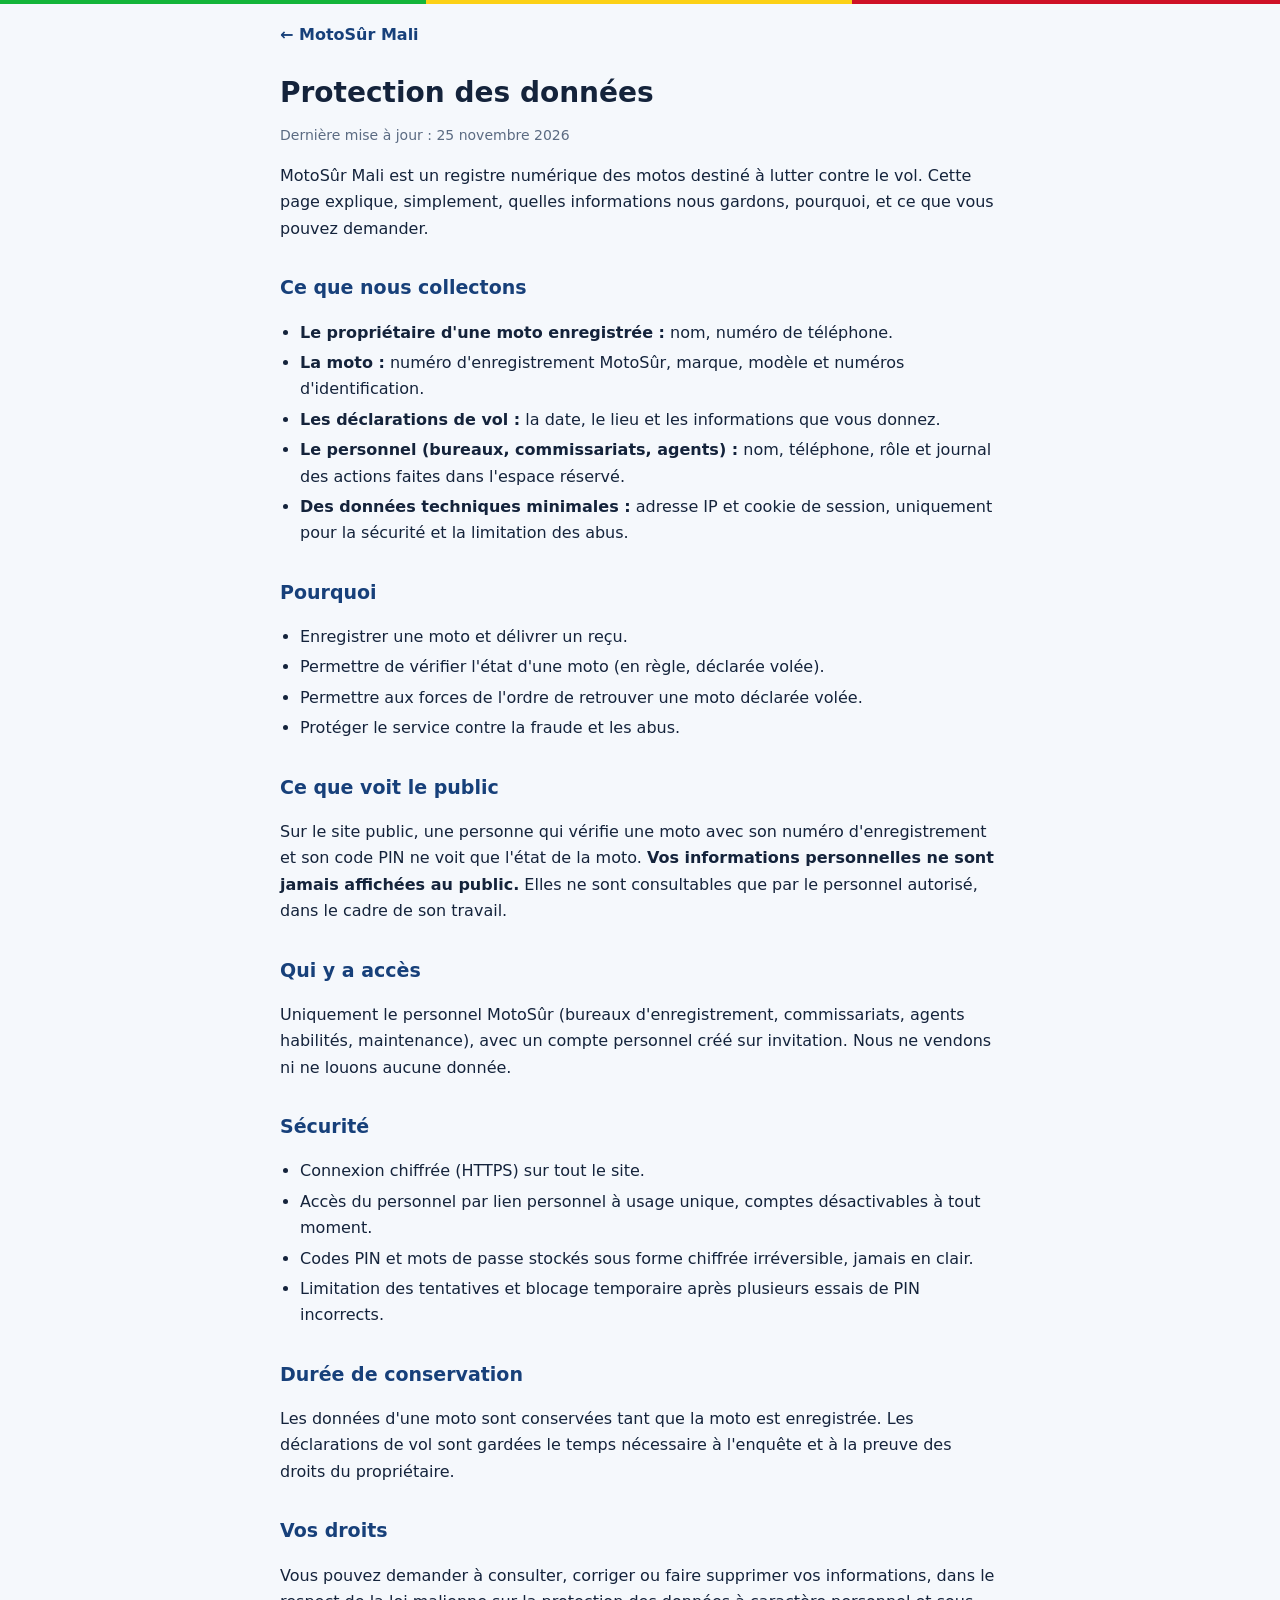
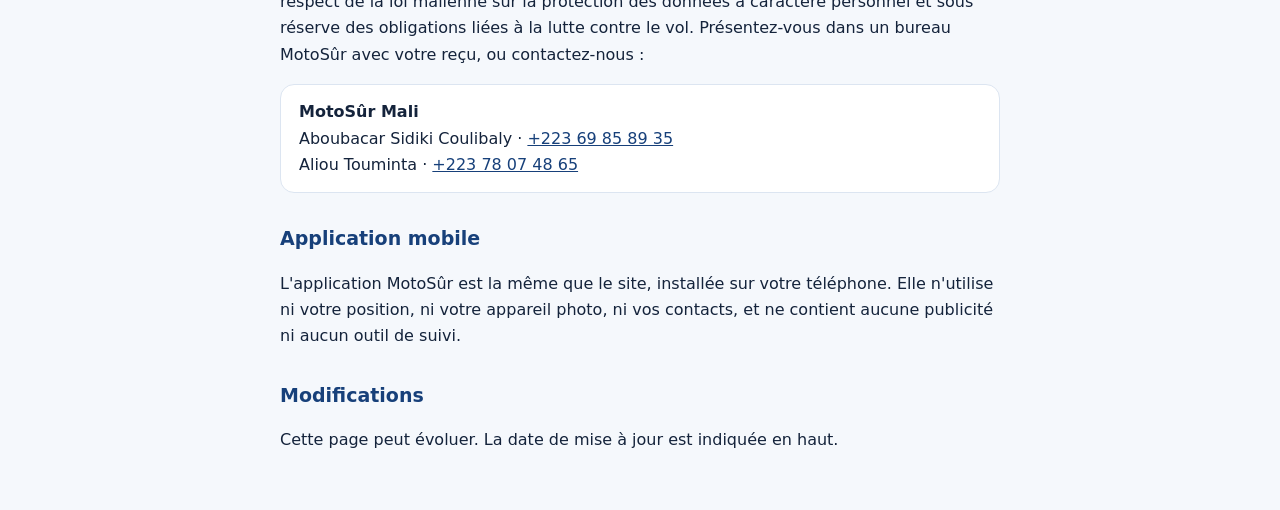
<file: src/main/resources/static/confidentialite.html>
<!doctype html>
<html lang="fr">
<head>
<meta charset="utf-8">
<meta name="viewport" content="width=device-width, initial-scale=1, viewport-fit=cover">
<title>Protection des données · MotoSûr Mali</title>
<meta name="description" content="Comment MotoSûr Mali collecte, utilise et protège les données personnelles liées à l'enregistrement et à la vérification des motos.">
<meta name="theme-color" content="#17407A">
<link rel="manifest" href="/manifest.webmanifest">
<link rel="icon" type="image/png" sizes="32x32" href="/icons/favicon-32.png">
<link rel="apple-touch-icon" href="/icons/apple-touch-icon.png">
<style>
:root{--bg:#F5F8FC;--fg:#14233B;--mut:#5B6B82;--card:#fff;--line:#DCE5F1;--acc:#17407A}
@media (prefers-color-scheme:dark){:root{--bg:#0B1628;--fg:#E8EEF8;--mut:#9FB0C9;--card:#12223B;--line:#22365A;--acc:#8DB4F0}}
*{box-sizing:border-box}body{margin:0;background:var(--bg);color:var(--fg);font:16px/1.65 system-ui,-apple-system,"Segoe UI",sans-serif;padding:0 max(16px,env(safe-area-inset-right)) 40px max(16px,env(safe-area-inset-left))}
.flag{height:4px;margin:0 calc(-1*max(16px,env(safe-area-inset-left)));background:linear-gradient(90deg,#14B53A 0 33.3%,#FCD116 33.3% 66.6%,#CE1126 66.6% 100%)}
main{max-width:720px;margin:0 auto}
a{color:var(--acc)}h1{font-size:28px;margin:28px 0 4px;line-height:1.2}h2{font-size:19px;margin:30px 0 6px;color:var(--acc)}
.mut{color:var(--mut);font-size:14px}ul{padding-left:20px}li{margin:4px 0}
.card{background:var(--card);border:1px solid var(--line);border-radius:14px;padding:14px 18px;margin-top:16px}
.back{display:inline-block;margin-top:18px;font-weight:600;text-decoration:none}
</style>
</head>
<body>
<div class="flag" aria-hidden="true"></div>
<main>
<a class="back" href="/">← MotoSûr Mali</a>
<h1>Protection des données</h1>
<p class="mut">Dernière mise à jour : 25 novembre 2026</p>

<p>MotoSûr Mali est un registre numérique des motos destiné à lutter contre le vol. Cette page explique, simplement, quelles informations nous gardons, pourquoi, et ce que vous pouvez demander.</p>

<h2>Ce que nous collectons</h2>
<ul>
<li><b>Le propriétaire d'une moto enregistrée :</b> nom, numéro de téléphone.</li>
<li><b>La moto :</b> numéro d'enregistrement MotoSûr, marque, modèle et numéros d'identification.</li>
<li><b>Les déclarations de vol :</b> la date, le lieu et les informations que vous donnez.</li>
<li><b>Le personnel (bureaux, commissariats, agents) :</b> nom, téléphone, rôle et journal des actions faites dans l'espace réservé.</li>
<li><b>Des données techniques minimales :</b> adresse IP et cookie de session, uniquement pour la sécurité et la limitation des abus.</li>
</ul>

<h2>Pourquoi</h2>
<ul>
<li>Enregistrer une moto et délivrer un reçu.</li>
<li>Permettre de vérifier l'état d'une moto (en règle, déclarée volée).</li>
<li>Permettre aux forces de l'ordre de retrouver une moto déclarée volée.</li>
<li>Protéger le service contre la fraude et les abus.</li>
</ul>

<h2>Ce que voit le public</h2>
<p>Sur le site public, une personne qui vérifie une moto avec son numéro d'enregistrement et son code PIN ne voit que l'état de la moto. <b>Vos informations personnelles ne sont jamais affichées au public.</b> Elles ne sont consultables que par le personnel autorisé, dans le cadre de son travail.</p>

<h2>Qui y a accès</h2>
<p>Uniquement le personnel MotoSûr (bureaux d'enregistrement, commissariats, agents habilités, maintenance), avec un compte personnel créé sur invitation. Nous ne vendons ni ne louons aucune donnée.</p>

<h2>Sécurité</h2>
<ul>
<li>Connexion chiffrée (HTTPS) sur tout le site.</li>
<li>Accès du personnel par lien personnel à usage unique, comptes désactivables à tout moment.</li>
<li>Codes PIN et mots de passe stockés sous forme chiffrée irréversible, jamais en clair.</li>
<li>Limitation des tentatives et blocage temporaire après plusieurs essais de PIN incorrects.</li>
</ul>

<h2>Durée de conservation</h2>
<p>Les données d'une moto sont conservées tant que la moto est enregistrée. Les déclarations de vol sont gardées le temps nécessaire à l'enquête et à la preuve des droits du propriétaire.</p>

<h2>Vos droits</h2>
<p>Vous pouvez demander à consulter, corriger ou faire supprimer vos informations, dans le respect de la loi malienne sur la protection des données à caractère personnel et sous réserve des obligations liées à la lutte contre le vol. Présentez-vous dans un bureau MotoSûr avec votre reçu, ou contactez-nous :</p>
<div class="card">
<b>MotoSûr Mali</b><br>
Aboubacar Sidiki Coulibaly · <a href="tel:+22369858935">+223 69 85 89 35</a><br>
Aliou Touminta · <a href="tel:+22378074865">+223 78 07 48 65</a>
</div>

<h2>Application mobile</h2>
<p>L'application MotoSûr est la même que le site, installée sur votre téléphone. Elle n'utilise ni votre position, ni votre appareil photo, ni vos contacts, et ne contient aucune publicité ni aucun outil de suivi.</p>

<h2>Modifications</h2>
<p>Cette page peut évoluer. La date de mise à jour est indiquée en haut.</p>
</main>
</body>
</html>
</file>
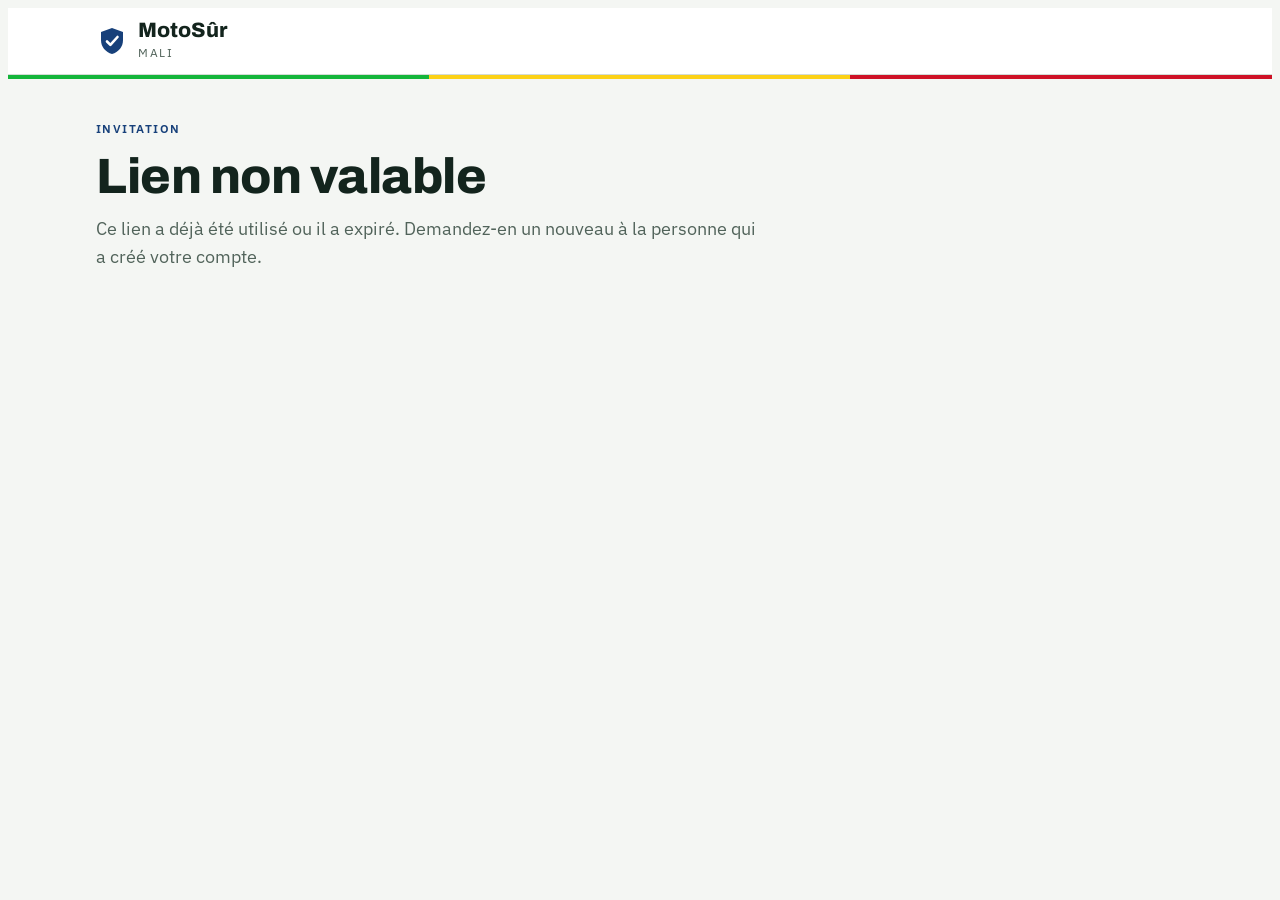
<file: src/main/resources/static/invitation.html>
<!doctype html>
<html lang="fr">
<head>
<meta charset="utf-8">
<meta name="viewport" content="width=device-width, initial-scale=1, viewport-fit=cover">
<meta name="robots" content="noindex, nofollow">
<meta name="referrer" content="no-referrer">
<title>Ouvrir mon compte · MotoSûr Mali</title>
<meta name="theme-color" content="#17407A">
<link rel="manifest" href="/manifest.webmanifest">
<link rel="icon" type="image/png" sizes="32x32" href="/icons/favicon-32.png">
<link rel="icon" type="image/svg+xml" href="/icons/logo.svg">
<link rel="apple-touch-icon" href="/icons/apple-touch-icon.png">
<meta name="mobile-web-app-capable" content="yes">
<meta name="apple-mobile-web-app-capable" content="yes">
<meta name="apple-mobile-web-app-title" content="MotoSûr">
<meta name="apple-mobile-web-app-status-bar-style" content="default">
<link rel="preconnect" href="https://fonts.googleapis.com">
<link rel="preconnect" href="https://fonts.gstatic.com" crossorigin>
<link rel="stylesheet" href="https://fonts.googleapis.com/css2?family=Archivo:wght@600;700;800&family=IBM+Plex+Mono:wght@500;600&family=IBM+Plex+Sans:wght@400;500;600&display=swap">
<link rel="stylesheet" href="style.css?v=6">
</head>
<body>
<header class="site-header">
  <div class="wrap head-row">
    <span class="brand">
      <svg width="32" height="32" viewBox="0 0 32 32" fill="none" aria-hidden="true"><path class="logo-bg" d="M16 3l11 4v8c0 7-4.6 12.2-11 14C9.6 27.2 5 22 5 15V7l11-4z"/><path class="logo-ck" d="M11 16.5l3.4 3.4L21.5 12" stroke-width="2.6" stroke-linecap="round" stroke-linejoin="round"/></svg>
      <span><b>MotoSûr</b><small>Mali</small></span>
    </span>
  </div>
</header>
<div class="flag" aria-hidden="true"></div>

<main class="wrap page" id="main">
  <section id="view-loading"><p class="note">Vérification de votre lien…</p></section>

  <section id="view-bad" hidden>
    <div class="page-head">
      <p class="eyebrow">Invitation</p>
      <h1>Lien non valable</h1>
      <p class="lead">Ce lien a déjà été utilisé ou il a expiré. Demandez-en un nouveau à la personne qui a créé votre compte.</p>
    </div>
  </section>

  <section id="view-form" hidden>
    <div class="page-head">
      <p class="eyebrow" id="iv-role"></p>
      <h1 id="iv-title">Bienvenue</h1>
      <p class="lead">Appuyez sur le bouton pour ouvrir votre espace. Ce lien ne sert qu’une seule fois : après, il ne marche plus. Pour revenir plus tard, demandez un nouveau lien à votre responsable.</p>
    </div>
    <div class="card" style="max-width:460px">
      <form id="iv-form" class="form" novalidate>
        <div id="iv-pwbox" hidden>
          <div class="field"><label for="iv-pw">Choisissez votre mot de passe (12 caractères minimum)</label><input id="iv-pw" type="password" autocomplete="new-password"></div>
          <div class="field"><label for="iv-pw2">Répétez le mot de passe</label><input id="iv-pw2" type="password" autocomplete="new-password"></div>
        </div>
        <p class="err" id="iv-err" role="alert" hidden></p>
        <div class="actions"><button class="btn btn-primary" type="submit">Ouvrir mon espace</button></div>
      </form>
    </div>
  </section>
</main>
<script src="invitation.js?v=3"></script>
<script src="pwa.js?v=1"></script>
</body>
</html>
</file>
<file: src/main/resources/static/style.css>
/* Concept : portail institutionnel sobre. Le champ de plaque (bandeau ML + police mono) est l'objet central de la page ;
   bleu de marine pour l'institution, vert / ambre / rouge réservés aux états de vérification. */
:root{
  --font-display:"Archivo","Segoe UI",system-ui,sans-serif;
  --font-body:"IBM Plex Sans","Segoe UI",system-ui,sans-serif;
  --font-mono:"IBM Plex Mono",ui-monospace,Menlo,Consolas,monospace;
  --bg:#F4F6F3; --surface:#FFFFFF; --surface-2:#E9EEEA; --ink:#13241D; --ink-2:#51635A; --line:#D3DBD5;
  --accent:#17407A; --accent-ink:#FFFFFF; --accent-soft:#E2EAF6;
  --ok:#0B7A4B; --ok-soft:#DBF0E4;
  --warn:#8A5A00; --warn-soft:#FBEFD2;
  --danger:#B42318; --danger-soft:#FCE6E3;
  --shadow:0 1px 2px rgba(19,36,29,.06),0 6px 18px rgba(19,36,29,.07);
  --radius:10px;
  --hero-bg:#0F2A52; --hero-ink:#F2F6FC; --hero-ink-2:#BCCBE3; --hero-eyebrow:#9EC1F7; --hero-line:rgba(255,255,255,.22); --hero-btn-bg:#FFFFFF; --hero-btn-ink:#0F2A52;
}
@media (prefers-color-scheme:dark){
  :root:not([data-theme="light"]){
    --bg:#0E1512; --surface:#16201B; --surface-2:#1E2B25; --ink:#E8F0EB; --ink-2:#9DB1A6; --line:#2B3B33;
    --accent:#8DB2EE; --accent-ink:#0B1626; --accent-soft:#1B2B45;
    --ok:#4CC38A; --ok-soft:#12301F; --warn:#E3B341; --warn-soft:#35290D; --danger:#FF8F84; --danger-soft:#3A1512;
    --shadow:0 1px 0 rgba(0,0,0,.4);
    color-scheme:dark;
  }
}
:root[data-theme="dark"]{
  --bg:#0E1512; --surface:#16201B; --surface-2:#1E2B25; --ink:#E8F0EB; --ink-2:#9DB1A6; --line:#2B3B33;
  --accent:#8DB2EE; --accent-ink:#0B1626; --accent-soft:#1B2B45;
  --ok:#4CC38A; --ok-soft:#12301F; --warn:#E3B341; --warn-soft:#35290D; --danger:#FF8F84; --danger-soft:#3A1512;
  --shadow:0 1px 0 rgba(0,0,0,.4);
  color-scheme:dark;
}
*{box-sizing:border-box}
[hidden]{display:none!important}
body{background:var(--bg);color:var(--ink);font-family:var(--font-body);font-size:16px;line-height:1.55;-webkit-text-size-adjust:100%}
h1,h2,h3{font-family:var(--font-display);line-height:1.15;margin:0;text-wrap:balance;letter-spacing:-.01em}
h1{font-size:clamp(2rem,4.6vw,3.1rem);font-weight:800}
h2{font-size:1.5rem;font-weight:700}
h3{font-size:1.1rem;font-weight:700}
p{margin:0}
a{color:var(--accent)}
.mono{font-family:var(--font-mono);letter-spacing:.02em}
.wrap{max-width:1120px;margin-inline:auto;padding-left:max(16px,env(safe-area-inset-left,0px));padding-right:max(16px,env(safe-area-inset-right,0px))}
:focus-visible{outline:3px solid var(--accent);outline-offset:2px}
h1[tabindex="-1"]:focus,h1[tabindex="-1"]:focus-visible{outline:none}
.eyebrow{font-size:.78rem;font-weight:600;letter-spacing:.12em;text-transform:uppercase;color:var(--accent)}
.lead{font-size:1.125rem;color:var(--ink-2);max-width:60ch}
.note{font-size:.9rem;color:var(--ink-2);max-width:65ch}

/* bandeau démo + en-tête */
.demo-strip{background:var(--surface-2);border-bottom:1px solid var(--line);font-size:.8rem;color:var(--ink-2)}
.demo-strip .wrap{padding-block:6px}
.site-header{background:var(--surface);border-bottom:1px solid var(--line)}
.head-row{display:flex;align-items:center;justify-content:space-between;gap:16px;padding-block:12px;flex-wrap:wrap}
.brand{display:flex;align-items:center;gap:10px;text-decoration:none;color:var(--ink)}
.brand b{font-family:var(--font-display);font-size:1.3rem;font-weight:800;display:block;line-height:1}
.brand small{font-size:.72rem;letter-spacing:.14em;text-transform:uppercase;color:var(--ink-2);display:block;margin-top:3px}
.logo-bg{fill:var(--accent)} .logo-ck{stroke:var(--accent-ink)}
.flag{height:4px;background:linear-gradient(90deg,#14B53A 0 33.3%,#FCD116 33.3% 66.6%,#CE1126 66.6% 100%)}
#nav{display:flex;gap:2px;flex-wrap:wrap}
#nav a{padding:8px 12px;border-radius:8px;text-decoration:none;color:var(--ink);font-size:.92rem;font-weight:500}
#nav a:hover{background:var(--surface-2)}
#nav a[aria-current="page"]{background:var(--accent-soft);color:var(--accent);font-weight:600}
.btn.nav-toggle{display:none}
@media (max-width:920px){
  .btn.nav-toggle{display:inline-flex}
  #nav{display:none;width:100%;flex-direction:column;padding-bottom:6px}
  #nav.open{display:flex}
  #nav a{padding:12px}
}

/* boutons */
.btn{display:inline-flex;align-items:center;justify-content:center;gap:8px;font:600 .95rem var(--font-body);padding:11px 18px;border-radius:9px;border:1.5px solid transparent;cursor:pointer;text-decoration:none;min-height:44px}
.btn-primary{background:var(--accent);color:var(--accent-ink)}
.btn-primary:hover{filter:brightness(1.1)}
.btn-secondary{background:transparent;border-color:var(--accent);color:var(--accent)}
.btn-secondary:hover{background:var(--accent-soft)}
.btn-ghost{background:transparent;border-color:var(--line);color:var(--ink)}
.btn-ghost:hover{background:var(--surface-2)}
.btn-danger{background:var(--danger);color:var(--surface)}
.btn-sm{padding:6px 12px;min-height:36px;font-size:.85rem}
.chip{font:500 .82rem var(--font-body);padding:6px 12px;border-radius:99px;border:1px solid var(--line);background:var(--surface);color:var(--ink);cursor:pointer}
.chip:hover{background:var(--surface-2)}
.chips{display:flex;flex-wrap:wrap;gap:8px;align-items:center}
.chips .lbl{font-size:.8rem;color:var(--ink-2)}

/* cartes et mise en page */
.card{background:var(--surface);border:1px solid var(--line);border-radius:14px;padding:24px;box-shadow:var(--shadow)}
.page{padding-block:40px 56px;display:flex;flex-direction:column;gap:28px}
.page-head{display:flex;flex-direction:column;gap:10px}
.hero{display:grid;grid-template-columns:minmax(0,1.1fr) minmax(0,1fr);gap:40px;align-items:center;padding-block:48px 36px}
.hero-copy{display:flex;flex-direction:column;gap:18px}
.hero-cta{display:flex;flex-wrap:wrap;gap:12px;margin-top:6px}
@media (max-width:860px){.hero{grid-template-columns:minmax(0,1fr);gap:28px;padding-block:32px 24px}}
.check-card{display:flex;flex-direction:column;gap:14px}
.strip{display:grid;grid-template-columns:repeat(auto-fit,minmax(min(100%,200px),1fr));gap:0;border:1px solid var(--line);border-radius:14px;background:var(--surface);overflow:hidden}
.strip div{padding:18px 22px;border-right:1px solid var(--line)}
.strip div:last-child{border-right:0}
.strip b{display:block;font:800 2rem var(--font-display);font-variant-numeric:tabular-nums}
.strip span{font-size:.85rem;color:var(--ink-2)}
@media (max-width:640px){.strip div{border-right:0;border-bottom:1px solid var(--line)}.strip div:last-child{border-bottom:0}}
.steps{display:grid;grid-template-columns:repeat(auto-fit,minmax(min(100%,260px),1fr));gap:16px;margin:0;padding:0;list-style:none;counter-reset:s}
.steps li{counter-increment:s;background:var(--surface);border:1px solid var(--line);border-radius:14px;padding:22px;display:flex;flex-direction:column;gap:8px}
.steps li::before{content:counter(s);font:800 .9rem var(--font-mono);color:var(--accent-ink);background:var(--accent);width:28px;height:28px;border-radius:50%;display:grid;place-items:center}
.steps p{color:var(--ink-2);font-size:.95rem}
.points{display:grid;grid-template-columns:repeat(auto-fit,minmax(min(100%,260px),1fr));gap:24px}
.points div{border-top:2px solid var(--ink);padding-top:12px}
.points p{color:var(--ink-2);font-size:.95rem;margin-top:4px}

/* plaque */
.plate{display:flex;align-items:stretch;border:2.5px solid var(--ink);border-radius:8px;overflow:hidden;background:var(--surface)}
.plate-cc{display:grid;place-items:center;background:var(--accent);color:var(--accent-ink);font:700 .95rem var(--font-mono);padding:0 12px;letter-spacing:.06em}
.plate-in{flex:1;min-width:0;border:0;background:transparent;color:var(--ink);font:600 1.45rem var(--font-mono);letter-spacing:.08em;text-transform:uppercase;padding:12px 14px}
.plate-in::placeholder{color:var(--ink-2);opacity:.55}
.plate-in:focus{outline:none}
.plate:focus-within{outline:3px solid var(--accent);outline-offset:2px}

/* résultats de vérification */
.result{display:flex;flex-direction:column;gap:14px}
.status{display:flex;gap:14px;align-items:center;padding:16px;border-radius:12px;border:1.5px solid}
.status-ic{width:44px;height:44px;border-radius:50%;display:grid;place-items:center;flex:none;background:var(--surface)}
.status-t{font:800 1.3rem var(--font-display);letter-spacing:.01em;text-transform:uppercase}
.status-s{font-size:.92rem;color:var(--ink)}
.status-ok{background:var(--ok-soft);border-color:var(--ok);color:var(--ok)}
.status-stolen{background:var(--danger-soft);border-color:var(--danger);color:var(--danger)}
.status-unknown{background:var(--warn-soft);border-color:var(--warn);color:var(--warn)}
.status .status-s{color:var(--ink)}
.dl{display:grid;grid-template-columns:repeat(auto-fit,minmax(min(100%,200px),1fr));gap:1px;background:var(--line);border:1px solid var(--line);border-radius:10px;overflow:hidden;margin:0}
.dl div{background:var(--surface);padding:10px 14px;min-width:0}
.dl dt{font-size:.72rem;letter-spacing:.08em;text-transform:uppercase;color:var(--ink-2)}
.dl dd{margin:2px 0 0;font-weight:500;overflow-wrap:anywhere}
.callout{border-left:4px solid var(--danger);background:var(--danger-soft);padding:12px 14px;border-radius:0 8px 8px 0;font-size:.92rem}
.err-text{color:var(--danger)}

/* formulaires */
.form{display:flex;flex-direction:column;gap:26px}
fieldset{border:0;padding:0;margin:0;display:flex;flex-direction:column;gap:14px;min-width:0}
legend{font:700 1.05rem var(--font-display);padding:0;margin-bottom:12px}
.grid2{display:grid;grid-template-columns:repeat(auto-fit,minmax(min(100%,240px),1fr));gap:16px}
.field{display:flex;flex-direction:column;gap:6px;min-width:0}
.field label{font-size:.88rem;font-weight:600}
.field .hint{font-size:.8rem;color:var(--ink-2)}
input[type=text],input[type=tel],input[type=number],input[type=date],input[type=password],select,textarea{font:400 1rem var(--font-body);color:var(--ink);background:var(--surface);border:1.5px solid var(--line);border-radius:8px;padding:10px 12px;min-height:44px;width:100%}
textarea{min-height:92px;resize:vertical}
input:focus,select:focus,textarea:focus{outline:3px solid var(--accent);outline-offset:1px;border-color:var(--accent)}
input[aria-invalid="true"],select[aria-invalid="true"],textarea[aria-invalid="true"]{border-color:var(--danger)}
.err{font-size:.82rem;color:var(--danger);font-weight:500}
.actions{display:flex;flex-wrap:wrap;gap:12px;align-items:center}
.cert{display:flex;flex-direction:column;gap:16px}
.cert-ref{display:flex;flex-wrap:wrap;gap:10px;align-items:center;padding:14px 16px;background:var(--accent-soft);border-radius:10px}
.cert-ref .mono{font-size:1.15rem;font-weight:600;color:var(--accent)}
.found{display:flex;flex-direction:column;gap:12px}
.notify{list-style:none;margin:0;padding:0;display:grid;grid-template-columns:repeat(auto-fit,minmax(min(100%,260px),1fr));gap:8px}
.notify li{display:flex;justify-content:space-between;gap:10px;padding:9px 12px;border:1px solid var(--line);border-radius:8px;font-size:.88rem;background:var(--surface)}
.notify .n-state{color:var(--ink-2);white-space:nowrap}
.notify li.sent{border-color:var(--ok);background:var(--ok-soft)}
.notify li.sent .n-state{color:var(--ok);font-weight:600}

/* onglets, tableau, badges */
.tabs{display:flex;gap:4px;border-bottom:1px solid var(--line);flex-wrap:wrap}
.tabs button{font:600 .95rem var(--font-body);padding:10px 16px;border:0;background:transparent;color:var(--ink-2);border-bottom:3px solid transparent;cursor:pointer;margin-bottom:-1px}
.tabs button[aria-selected="true"]{color:var(--accent);border-bottom-color:var(--accent)}
.filters{display:grid;grid-template-columns:repeat(auto-fit,minmax(min(100%,200px),1fr));gap:12px}
.table-wrap{overflow-x:auto;border:1px solid var(--line);border-radius:12px;background:var(--surface)}
table{border-collapse:collapse;width:100%;min-width:760px;font-size:.9rem}
th{font-size:.72rem;letter-spacing:.08em;text-transform:uppercase;color:var(--ink-2);text-align:left;padding:10px 14px;background:var(--surface-2);border-bottom:1px solid var(--line)}
td{padding:12px 14px;border-bottom:1px solid var(--line);vertical-align:top}
tr:last-child td{border-bottom:0}
td small{display:block;color:var(--ink-2)}
.badge{display:inline-block;font-size:.75rem;font-weight:700;letter-spacing:.04em;text-transform:uppercase;padding:3px 10px;border-radius:99px}
.badge-stolen{background:var(--danger-soft);color:var(--danger)}
.badge-ok{background:var(--ok-soft);color:var(--ok)}
.visually-hidden{position:absolute;width:1px;height:1px;overflow:hidden;clip:rect(0 0 0 0);white-space:nowrap}
.photo-box{display:flex;flex-direction:column;gap:10px;align-items:flex-start}
.photo-box .hint{font-size:.8rem;color:var(--ink-2);max-width:60ch}
#pol-photo:focus-visible + label{outline:3px solid var(--accent);outline-offset:2px}
.photo-prev{display:flex;gap:14px;align-items:flex-end;flex-wrap:wrap}
.photo-prev img{max-width:100%;width:240px;border-radius:8px;border:1px solid var(--line)}

/* statistiques */
.kpis{display:grid;grid-template-columns:repeat(auto-fit,minmax(min(100%,170px),1fr));gap:16px}
.kpi{background:var(--surface);border:1px solid var(--line);border-radius:14px;padding:18px 20px}
.kpi b{display:block;font:800 2.2rem var(--font-display);font-variant-numeric:tabular-nums}
.kpi span{font-size:.85rem;color:var(--ink-2)}
.bar-row{display:grid;grid-template-columns:96px minmax(0,1fr) 28px;gap:12px;align-items:center;font-size:.9rem;padding:6px 0}
.bar-track{display:flex;height:22px;background:var(--surface-2);border-radius:6px;overflow:hidden}
.bar-danger{background:var(--danger)} .bar-ok{background:var(--ok)}
.bar-val{font-variant-numeric:tabular-nums;text-align:right;font-weight:600}
.legend{display:flex;gap:18px;font-size:.85rem;color:var(--ink-2);flex-wrap:wrap}
.legend i{display:inline-block;width:12px;height:12px;border-radius:3px;margin-right:6px;vertical-align:-1px}
.recent{list-style:none;margin:0;padding:0;display:flex;flex-direction:column}
.recent li{display:flex;justify-content:space-between;gap:12px;padding:10px 0;border-bottom:1px solid var(--line);flex-wrap:wrap}
.recent li:last-child{border-bottom:0}

/* accueil : bandeau, actions, centre d'aide */
.hero-band{background:var(--hero-bg);color:var(--hero-ink);position:relative;overflow:hidden}
.hero-band::before{content:"";position:absolute;inset:0;background:repeating-linear-gradient(135deg,rgba(255,255,255,.035) 0 2px,transparent 2px 24px);pointer-events:none}
.hero-band .hero,.hero-band .trust{position:relative}
.hero-band .hero{padding-block:56px 44px}
.hero-band h1{color:var(--hero-ink)}
.hero-band .eyebrow{color:var(--hero-eyebrow)}
.hero-band .lead{color:var(--hero-ink-2)}
.hero-band .btn-primary{background:var(--hero-btn-bg);color:var(--hero-btn-ink)}
.hero-band .btn-secondary{border-color:var(--hero-line);color:var(--hero-ink)}
.hero-band .btn-secondary:hover{background:var(--hero-line)}
.hero-band .check-card{color:var(--ink);border-color:transparent;box-shadow:0 14px 40px rgba(0,0,0,.28)}
.hero-band .check-card .btn-primary{background:var(--accent);color:var(--accent-ink)}
.hero-band :focus-visible{outline-color:var(--hero-eyebrow)}
.hero-band .check-card :focus-visible{outline-color:var(--accent)}
.trust{display:grid;grid-template-columns:repeat(auto-fit,minmax(min(100%,240px),1fr));gap:10px 28px;padding-block:18px;border-top:1px solid var(--hero-line);font-size:.9rem;color:var(--hero-ink-2)}
.trust span{display:flex;gap:10px;align-items:flex-start}
.trust svg{flex:none;margin-top:2px;color:var(--hero-eyebrow)}
@media (max-width:860px){.hero-band .hero{padding-block:36px 28px}}
.actions-grid,.help-grid{display:grid;grid-template-columns:repeat(auto-fit,minmax(min(100%,300px),1fr));gap:16px}
.act{display:flex;flex-direction:column;gap:10px;padding:24px;background:var(--surface);border:1px solid var(--line);border-radius:14px;text-decoration:none;color:var(--ink);box-shadow:var(--shadow);transition:border-color .15s,transform .15s}
.act:hover{border-color:var(--accent);transform:translateY(-2px)}
.act p{color:var(--ink-2);font-size:.95rem}
.act-ic{width:46px;height:46px;border-radius:12px;background:var(--accent-soft);color:var(--accent);display:grid;place-items:center}
.act .more{margin-top:auto;padding-top:6px;font-weight:600;color:var(--accent)}
@media (prefers-reduced-motion:reduce){.act{transition:none}.act:hover{transform:none}}
.guide{background:var(--surface);border:1px solid var(--line);border-radius:14px;padding:22px;display:flex;flex-direction:column;gap:12px}
.guide ol{margin:0;padding-left:1.25rem;display:flex;flex-direction:column;gap:8px;color:var(--ink-2);font-size:.95rem}
.guide ol li::marker{font-weight:700;color:var(--accent)}
.guide .btn{align-self:flex-start;margin-top:auto}
.faq details{border-bottom:1px solid var(--line);padding:14px 0}
.faq summary{cursor:pointer;font-weight:600;list-style:none;display:flex;justify-content:space-between;gap:16px;align-items:flex-start}
.faq summary::-webkit-details-marker{display:none}
.faq summary::after{content:"+";font:600 1.3rem/1 var(--font-mono);color:var(--accent);flex:none}
.faq details[open] summary::after{content:"−"}
.faq details p{margin-top:8px;color:var(--ink-2);max-width:65ch}
.gate{display:grid;grid-template-columns:repeat(auto-fit,minmax(min(100%,320px),1fr));gap:20px}
.gate .card{display:flex;flex-direction:column;gap:14px}
.gate form{display:flex;flex-direction:column;gap:14px}
.userbar{display:flex;justify-content:space-between;align-items:center;gap:12px;flex-wrap:wrap;padding:10px 14px;border:1px solid var(--line);border-radius:10px;background:var(--surface);font-size:.9rem}
@media (min-width:921px){#nav a.nav-reserved{margin-left:8px;border:1.5px solid var(--line)}}
.badge-warn{background:var(--warn-soft);color:var(--warn)}
.badge-info{background:var(--accent-soft);color:var(--accent)}
.log{list-style:none;margin:0;padding:0}
.log li{display:grid;grid-template-columns:150px 120px minmax(0,1fr);gap:12px;padding:10px 0;border-bottom:1px solid var(--line);font-size:.9rem;align-items:start}
.log li:last-child{border-bottom:0}
@media (max-width:640px){.log li{grid-template-columns:minmax(0,1fr);gap:4px}}
.sms{border:1px solid var(--line);border-radius:14px;background:var(--surface-2);padding:12px 14px;max-width:440px;display:flex;flex-direction:column;gap:8px}
.sms-h{font-size:.75rem;letter-spacing:.06em;text-transform:uppercase;color:var(--ink-2)}
.sms-b{background:var(--accent-soft);color:var(--ink);padding:10px 12px;border-radius:12px 12px 12px 4px;font-size:.92rem}
.modal{position:fixed;inset:0;background:rgba(10,20,15,.55);display:flex;align-items:center;justify-content:center;z-index:30;padding:max(16px,env(safe-area-inset-top,0px)) max(16px,env(safe-area-inset-right,0px)) max(16px,env(safe-area-inset-bottom,0px)) max(16px,env(safe-area-inset-left,0px))}
.modal-box{background:var(--surface);color:var(--ink);border:1px solid var(--line);border-radius:14px;padding:24px;width:100%;max-width:520px;max-height:100%;overflow:auto;box-shadow:var(--shadow)}
.num{text-align:right;font-variant-numeric:tabular-nums}
table.dash{min-width:900px}
table.dash th.sep,table.dash td.sep{border-left:1px solid var(--line)}
table.dash tr.grp th{text-align:center;background:var(--surface);color:var(--ink);border-bottom:1px solid var(--line)}
.al+.al{margin-top:8px}
.v-danger{color:var(--danger);font-weight:700}
.v-ok{color:var(--ok);font-weight:700}
table.small{min-width:420px}
tr.total td{font-weight:700;background:var(--surface-2)}
.btn-confirm{background:var(--danger);color:var(--surface);border-color:var(--danger)}
.row-actions{display:flex;gap:8px;flex-wrap:wrap}
footer{border-top:1px solid var(--line);background:var(--surface);margin-top:24px}
footer .wrap{padding-block:22px;display:flex;justify-content:space-between;gap:16px;flex-wrap:wrap;font-size:.85rem;color:var(--ink-2)}
#toast{position:fixed;left:0;right:0;bottom:0;display:flex;justify-content:center;pointer-events:none;padding:0 max(16px,env(safe-area-inset-right,0px)) calc(16px + env(safe-area-inset-bottom,0px)) max(16px,env(safe-area-inset-left,0px));opacity:0;transform:translateY(8px);transition:opacity .2s,transform .2s;z-index:20}
#toast.show{opacity:1;transform:none}
#toast span{background:var(--ink);color:var(--bg);padding:11px 18px;border-radius:10px;font-size:.92rem;box-shadow:var(--shadow)}
@media (prefers-reduced-motion:reduce){#toast{transition:none}}

.bell{position:relative;display:inline-flex;align-items:center;justify-content:center;width:44px;height:44px;border-radius:50%;color:var(--ink);text-decoration:none;border:1.5px solid var(--line)}
.bell:hover{background:var(--surface-2)}
.bell-n{position:absolute;top:-4px;right:-4px;min-width:20px;height:20px;padding:0 5px;border-radius:99px;background:var(--danger);color:var(--surface);font:700 .75rem/20px var(--font-body);text-align:center}
.check{display:flex;gap:10px;align-items:flex-start;font-size:.92rem}
.check input{margin-top:3px;min-height:0;width:auto}
.note-card{border-left:4px solid var(--ok);background:var(--ok-soft);padding:14px 16px;border-radius:0 10px 10px 0;display:flex;flex-direction:column;gap:6px}
.note-card.seen{border-left-color:var(--line);background:var(--surface-2)}
.note-card time{font-size:.8rem;color:var(--ink-2)}
@media (max-width:920px){.head-row .bell{order:2}}

footer .foot-contact{padding-bottom:0;color:var(--ink)}footer .foot-contact p{margin:4px 0 0}footer .foot-contact a{font-weight:700;color:inherit}

/* Barre de navigation en bas : verre liquide façon iOS (comme WhatsApp) */
.tabs{position:fixed;left:max(14px,env(safe-area-inset-left,0px));right:max(14px,env(safe-area-inset-right,0px));bottom:max(12px,env(safe-area-inset-bottom,0px));z-index:50;max-width:560px;margin-inline:auto;display:flex;flex-wrap:nowrap;gap:2px;padding:6px;border:1px solid rgba(255,255,255,.7);border-radius:32px;background:rgba(250,251,253,.58);-webkit-backdrop-filter:blur(26px) saturate(190%);backdrop-filter:blur(26px) saturate(190%);box-shadow:0 8px 28px rgba(15,30,50,.18),0 1px 0 rgba(255,255,255,.9) inset}
.tabs button{flex:1 1 0;min-width:0;margin:0;padding:8px 2px 7px;border:0;border-radius:26px;background:transparent;color:#4A5560;display:flex;flex-direction:column;align-items:center;gap:3px;font:600 .66rem/1.1 var(--font-body);text-align:center;cursor:pointer;text-shadow:none;box-shadow:none}
.tabs button[hidden]{display:none}
.tabs .ti{width:24px;height:24px;flex:none}
.tabs button span{display:block;max-width:100%;overflow:hidden;text-overflow:ellipsis;white-space:nowrap}
.tabs button[aria-selected="true"]{background:rgba(120,130,145,.2);color:var(--accent);border:0;box-shadow:none}
.tabs button:focus-visible{outline:3px solid var(--accent);outline-offset:-3px}
@media (prefers-color-scheme:dark){.tabs{background:rgba(36,40,46,.55);border-color:rgba(255,255,255,.14);box-shadow:0 8px 28px rgba(0,0,0,.5),0 1px 0 rgba(255,255,255,.12) inset}.tabs button{color:#B8C2CC}.tabs button[aria-selected="true"]{background:rgba(255,255,255,.14)}}
@media (min-width:600px){.tabs button{font-size:.78rem;padding:10px 6px 9px}}
.wrap.page{padding-bottom:120px}

/* Installation de l'application */
.install-bar{position:fixed;left:12px;right:12px;bottom:calc(12px + env(safe-area-inset-bottom,0px));z-index:60;display:flex;align-items:center;gap:12px;max-width:520px;margin:0 auto;padding:12px 14px;border-radius:18px;background:#0E2D5A;color:#fff;box-shadow:0 10px 30px rgba(14,45,90,.35)}
.install-bar[hidden]{display:none}
.install-bar img{border-radius:10px;flex:none}
.install-bar .ib-text{flex:1;min-width:0;font-size:13px;line-height:1.35}
.install-bar .ib-text b{display:block;font-size:15px}
.install-bar .ib-text span{display:block;color:#C9D8EE}
.install-bar .btn{background:#fff;color:#17407A;border:0;font-weight:600;flex:none}
.install-bar .ib-x{background:none;border:0;color:#C9D8EE;font-size:24px;line-height:1;padding:4px 6px;flex:none}
</file>
